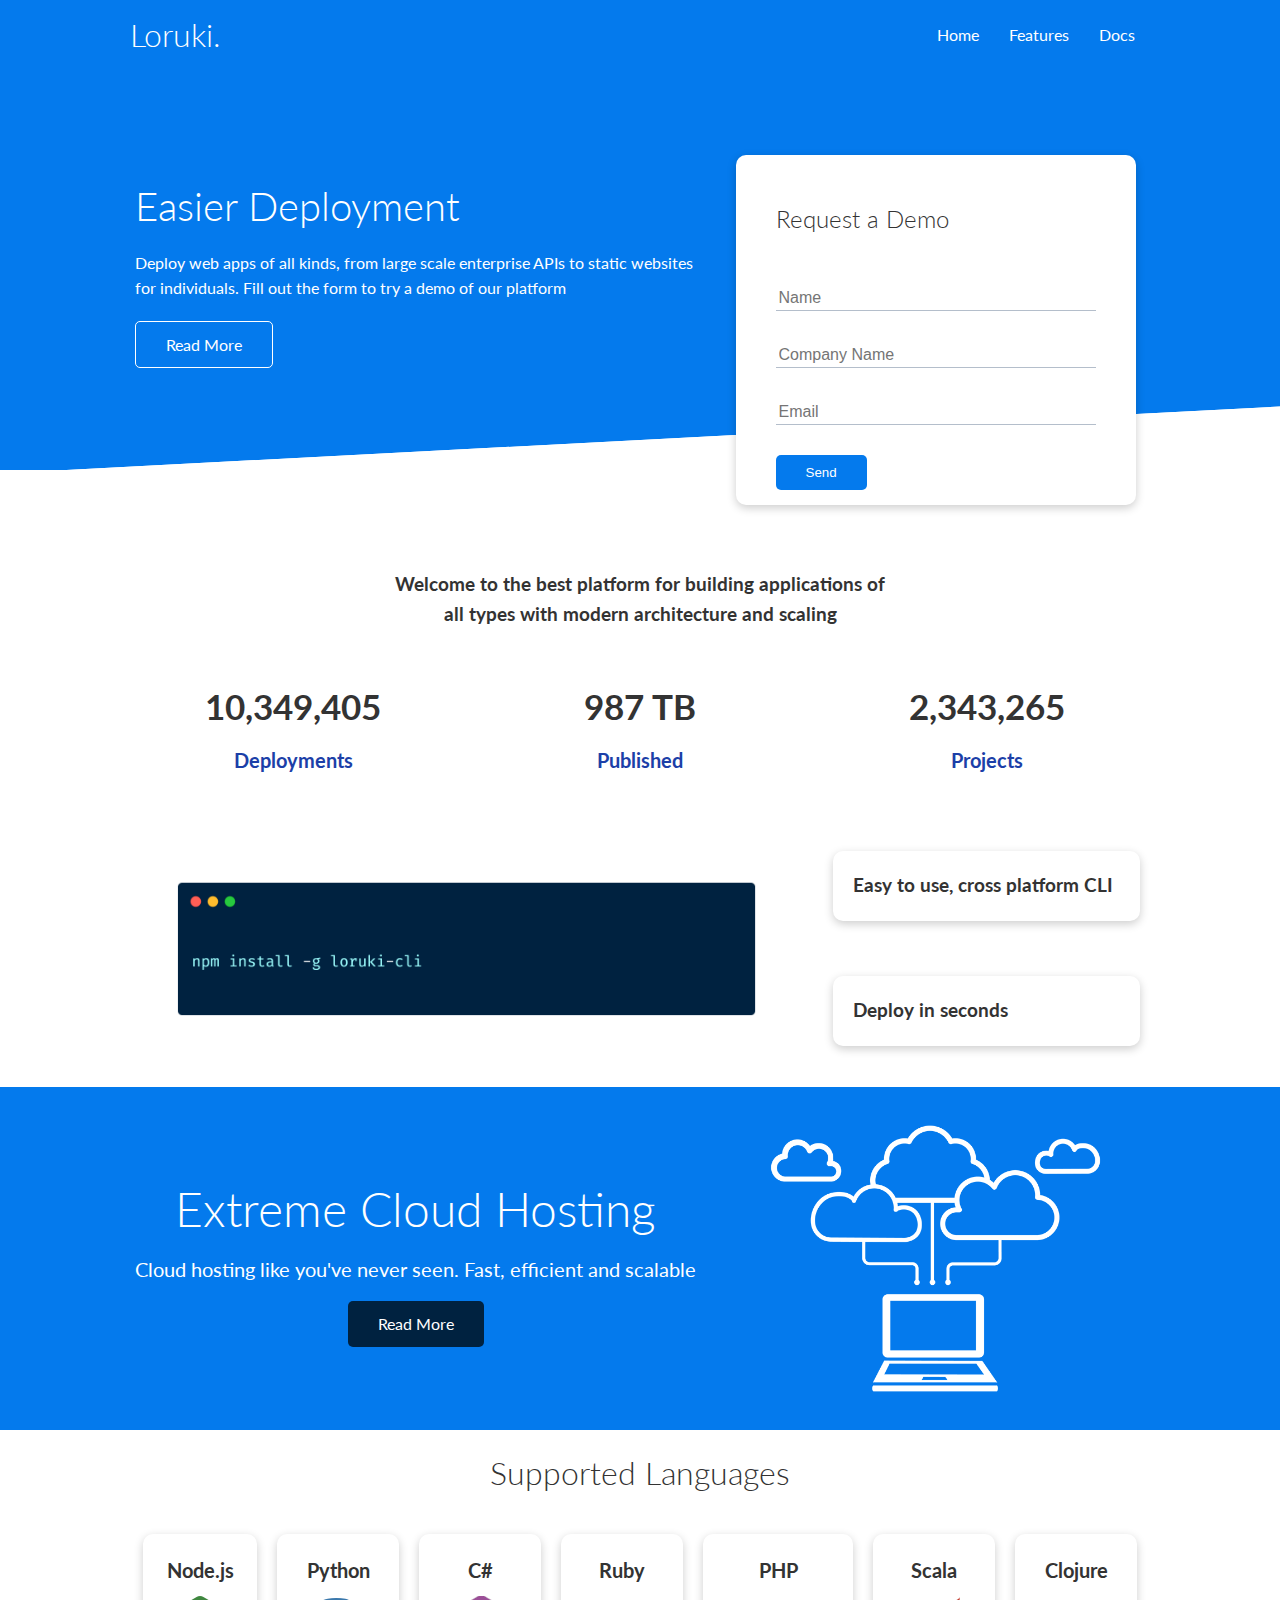
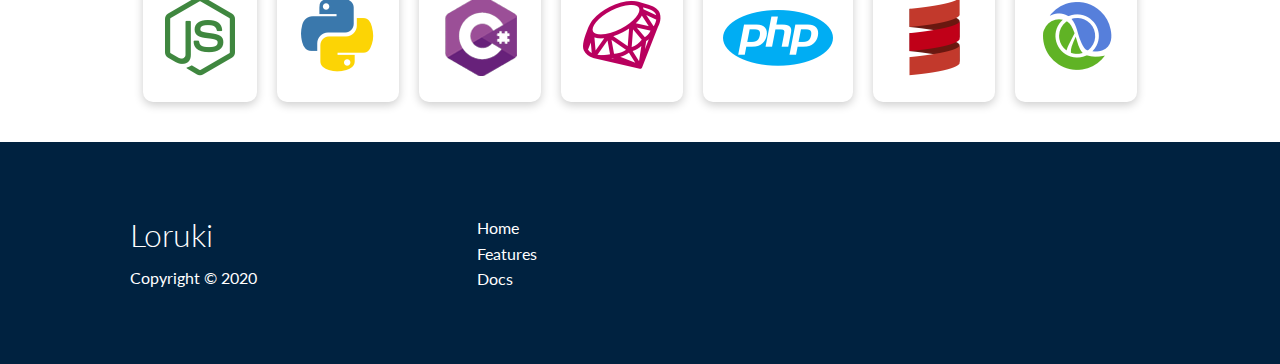
<file: index.html>
<!DOCTYPE html>
<html lang="en">
<head>
    <meta charset="UTF-8">
    <meta name="viewport" content="width=device-width, initial-scale=1.0">
    <link rel="stylesheet" href="https://cdnjs.cloudflare.com/ajax/libs/font-awesome/5.15.1/css/all.min.css" integrity="sha512-+4zCK9k+qNFUR5X+cKL9EIR+ZOhtIloNl9GIKS57V1MyNsYpYcUrUeQc9vNfzsWfV28IaLL3i96P9sdNyeRssA==" crossorigin="anonymous" />
    <link rel="stylesheet" href="css/utilities.css">
    <link rel="stylesheet" href="css/style.css">
    <title>Loruki | Cloud Hosting For Everyone</title>
</head>
<body>
    <!-- Navbar -->
    <div class="navbar">
        <div class="container flex">
            <h1 class="logo">Loruki.</h1>
            <nav>
                <ul>
                    <li><a href="index.html">Home</a></li>
                    <li><a href="features.html">Features</a></li>
                    <li><a href="docs.html">Docs</a></li>
                </ul>
            </nav>
        </div>
    </div>
    
    <!-- Showcase -->
    <section class="showcase">
        <div class="container grid">
            <div class="showcase-text">
                <h1>Easier Deployment</h1>
                <p>Deploy web apps of all kinds, from large scale enterprise APIs to static websites for individuals. Fill out the form to try a demo of our platform</p>
                <a href="features.html" class="btn btn-outline">Read More</a>
            </div>

            <div class="showcase-form card">
                <h2>Request a Demo</h2>
                
                 <form name="contact" method="POST" netlify-honeypot="bot-field" data-netlify="true">
                    <input type="hidden" name="contact" value="contact">
                    <p class="hidden">
                        <label>Don’t fill this out if you're human: <input name="bot-field" /></label>
                      </p>
                      <p>
                    <div class="form-control">
                        <input type="text" name="name" placeholder="Name" required>
                    </div>
                    <div class="form-control">
                        <input type="text" name="company" placeholder="Company Name" required>
                    </div>
                    <div class="form-control">
                        <input type="email" name="email" placeholder="Email" required>
                    </div>
                    <input type="submit" value="Send" class="btn btn-primary">
                </form>
            </div>
        </div>
    </section>

    <!-- Stats -->
    <section class="stats">
        <div class="container">
            <h3 class="stats-heading text-center my-1">
                Welcome to the best platform for building applications of all types with modern architecture and scaling
            </h3>

            <div class="grid grid-3 text-center my-4">
                <div>
                    <i class="fas fa-server fa-3x"></i>
                    <h3>10,349,405</h3>
                    <p class="text-secondary">Deployments</p>
                </div>
                <div>
                    <i class="fas fa-upload fa-3x"></i>
                    <h3>987 TB</h3>
                    <p class="text-secondary">Published</p>
                </div>
                <div>
                    <i class="fas fa-project-diagram fa-3x"></i>
                    <h3>2,343,265</h3>
                    <p class="text-secondary">Projects</p>
                </div>
            </div>
        </div>
    </section>

    <!-- Cli -->
    <section class="cli">
        <div class="container grid">
            <img src="images/cli.png" alt="">
            <div class="card">
                <h3>Easy to use, cross platform CLI</h3>
            </div>
            <div class="card">
                <h3>Deploy in seconds</h3>
            </div>
        </div>
    </section>

    <!-- Cloud -->
    <section class="cloud bg-primary my-2 py-2">
        <div class="container grid">
            <div class="text-center">
                <h2 class="lg">Extreme Cloud Hosting</h2>
                <p class="lead my-1">Cloud hosting like you've never seen. Fast, efficient and scalable</p>
                <a href="features.html" class="btn btn-dark">Read More</a>
            </div>
            <img src="images/cloud.png" alt="">
        </div>
    </section>

    <!-- Languages -->
    <section class="languages">
        <h2 class="md text-center my-2">
            Supported Languages
        </h2>
        <div class="container flex">
            <div class="card">
                <h4>Node.js</h4>
                <img src="images/logos/node.png" alt="">
            </div>
            <div class="card">
                <h4>Python</h4>
                <img src="images/logos/python.png" alt="">
              </div>
              <div class="card">
                <h4>C#</h4>
                <img src="images/logos/csharp.png" alt="">
              </div>
              <div class="card">
                <h4>Ruby</h4>
                <img src="images/logos/ruby.png" alt="">
              </div>
              <div class="card">
                <h4>PHP</h4>
                <img src="images/logos/php.png" alt="">
              </div>
              <div class="card">
                <h4>Scala</h4>
                <img src="images/logos/scala.png" alt="">
              </div>
              <div class="card">
                <h4>Clojure</h4>
                <img src="images/logos/clojure.png" alt="">
              </div>
        </div>
    </section>

    <!-- Footer -->
    <footer class="footer bg-dark py-5">
        <div class="container grid grid-3">
            <div>
                <h1>Loruki
                </h1>
                <p>Copyright &copy; 2020</p>
            </div>
            <nav>
                <ul>
                    <li><a href="index.html">Home</a></li>
                    <li><a href="features.html">Features</a></li>
                    <li><a href="docs.html">Docs</a></li>
                </ul>
            </nav>
            <div class="social">
                <a href="#"><i class="fab fa-github fa-2x"></i></a>
                <a href="#"><i class="fab fa-facebook fa-2x"></i></a>
                <a href="#"><i class="fab fa-instagram fa-2x"></i></a>
                <a href="#"><i class="fab fa-twitter fa-2x"></i></a>
            </div>
        </div>
    </footer>
</body>
</html>
</file>
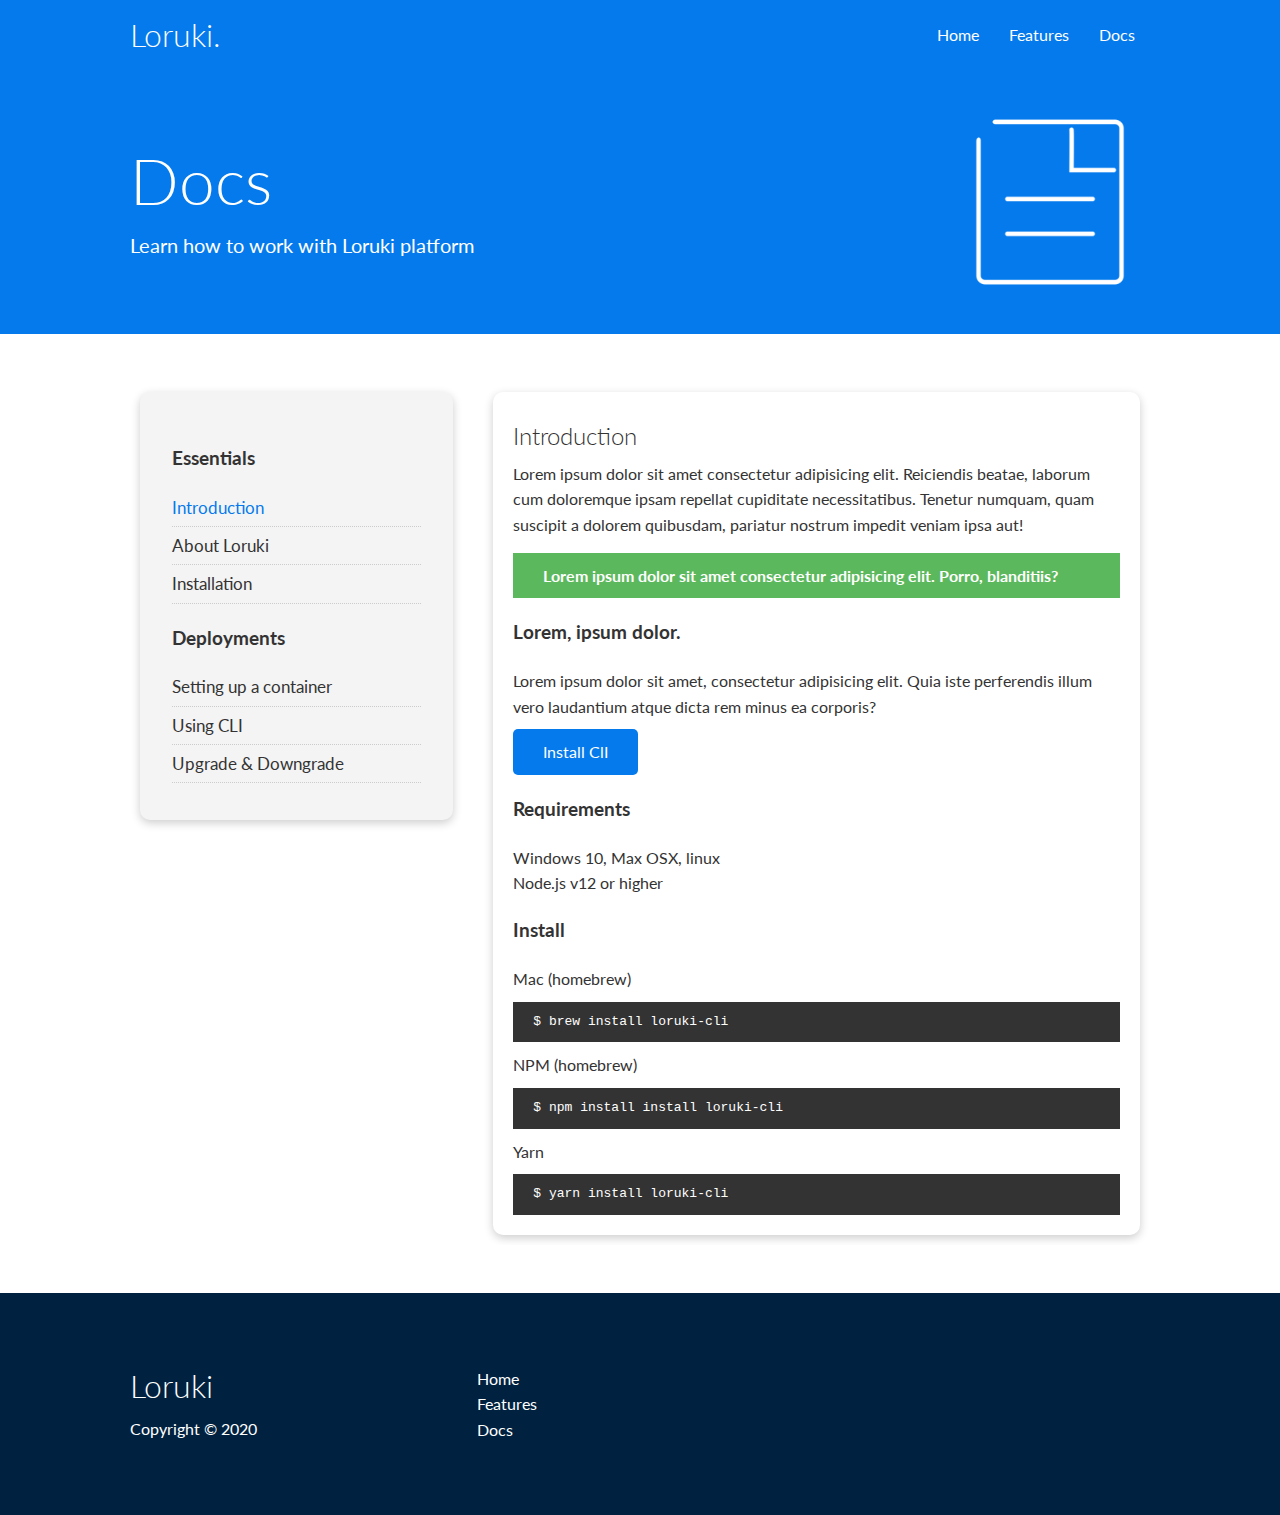
<file: docs.html>
<!DOCTYPE html>
<html lang="en">

<head>
    <meta charset="UTF-8">
    <meta name="viewport" content="width=device-width, initial-scale=1.0">
    <link rel="stylesheet" href="https://cdnjs.cloudflare.com/ajax/libs/font-awesome/5.15.1/css/all.min.css"
        integrity="sha512-+4zCK9k+qNFUR5X+cKL9EIR+ZOhtIloNl9GIKS57V1MyNsYpYcUrUeQc9vNfzsWfV28IaLL3i96P9sdNyeRssA=="
        crossorigin="anonymous" />
    <link rel="stylesheet" href="css/utilities.css">
    <link rel="stylesheet" href="css/style.css">
    <title>Loruki | Cloud Hosting For Everyone</title>
</head>

<body>
    <!-- Navbar -->
    <div class="navbar">
        <div class="container flex">
            <h1 class="logo">Loruki.</h1>
            <nav>
                <ul>
                    <li><a href="index.html">Home</a></li>
                    <li><a href="features.html">Features</a></li>
                    <li><a href="docs.html">Docs</a></li>
                </ul>
            </nav>
        </div>
    </div>

    <!-- Head -->
    <section class="docs-head bg-primary py-3">
        <div class="container grid">
            <div>
                <h1 class="xl">Docs</h1>
                <p class="lead">Learn how to work with Loruki platform</p>
            </div>
            <img src="images/docs.png" alt="server">
        </div>
    </section>

    <!-- Sub Head -->

    <section class="docs-main my-4">
        <div class="container grid">
            <div class="card bg-light p-3">
                <h3 class="my-2">Essentials</h3>
                <nav>
                    <ul>
                        <li><a class = "text-primary" href="#">Introduction</a></li>
                        <li><a href="#">About Loruki</a></li>
                        <li><a href="#">Installation</a></li>

                    </ul>
                </nav>
                <h3 class="my-2">Deployments</h3>
                <nav>
                    <ul>
                        <li><a href="#">Setting up a container</a></li>
                        <li><a href="#">Using CLI</a></li>
                        <li><a href="#">Upgrade & Downgrade</a></li>

                    </ul>
                </nav>
            </div>
            <div class="card">
                <h2>Introduction</h2>
                <p>Lorem ipsum dolor sit amet consectetur adipisicing elit. Reiciendis beatae, laborum cum doloremque
                    ipsam repellat cupiditate necessitatibus. Tenetur numquam, quam suscipit a dolorem quibusdam,
                    pariatur nostrum impedit veniam ipsa aut!</p>

                <div class="alert alert-success">
                    <i class="fas fa-info"></i>Lorem ipsum dolor sit amet consectetur adipisicing elit. Porro, blanditiis?
                </div>

                <h3>Lorem, ipsum dolor.</h3>
                <p>Lorem ipsum dolor sit amet, consectetur adipisicing elit. Quia iste perferendis illum vero laudantium atque dicta rem minus ea corporis?</p>
                <a href="#" class="btn btn-primary">Install ClI</a>
                <h3>Requirements</h3>
                <ul>
                    <li>Windows 10, Max OSX, linux</li>
                    <li>Node.js v12 or higher</li>
                </ul>
                <h3>Install</h3>
                <p>Mac (homebrew)</p>
                <pre><code>$ brew install loruki-cli</code></pre>
                <p>NPM (homebrew)</p>
                <pre><code>$ npm install install loruki-cli</code></pre>
                <p>Yarn</p>
                <pre><code>$ yarn install loruki-cli</code></pre>
                
            </div>
        </div>
    </section>


    <!-- Footer -->
    <footer class="footer bg-dark py-5">
        <div class="container grid grid-3">
            <div>
                <h1>Loruki
                </h1>
                <p>Copyright &copy; 2020</p>
            </div>
            <nav>
                <ul>
                    <li><a href="index.html">Home</a></li>
                    <li><a href="features.html">Features</a></li>
                    <li><a href="docs.html">Docs</a></li>
                </ul>
            </nav>
            <div class="social">
                <a href="#"><i class="fab fa-github fa-2x"></i></a>
                <a href="#"><i class="fab fa-facebook fa-2x"></i></a>
                <a href="#"><i class="fab fa-instagram fa-2x"></i></a>
                <a href="#"><i class="fab fa-twitter fa-2x"></i></a>
            </div>
        </div>
    </footer>
</body>

</html>
</file>
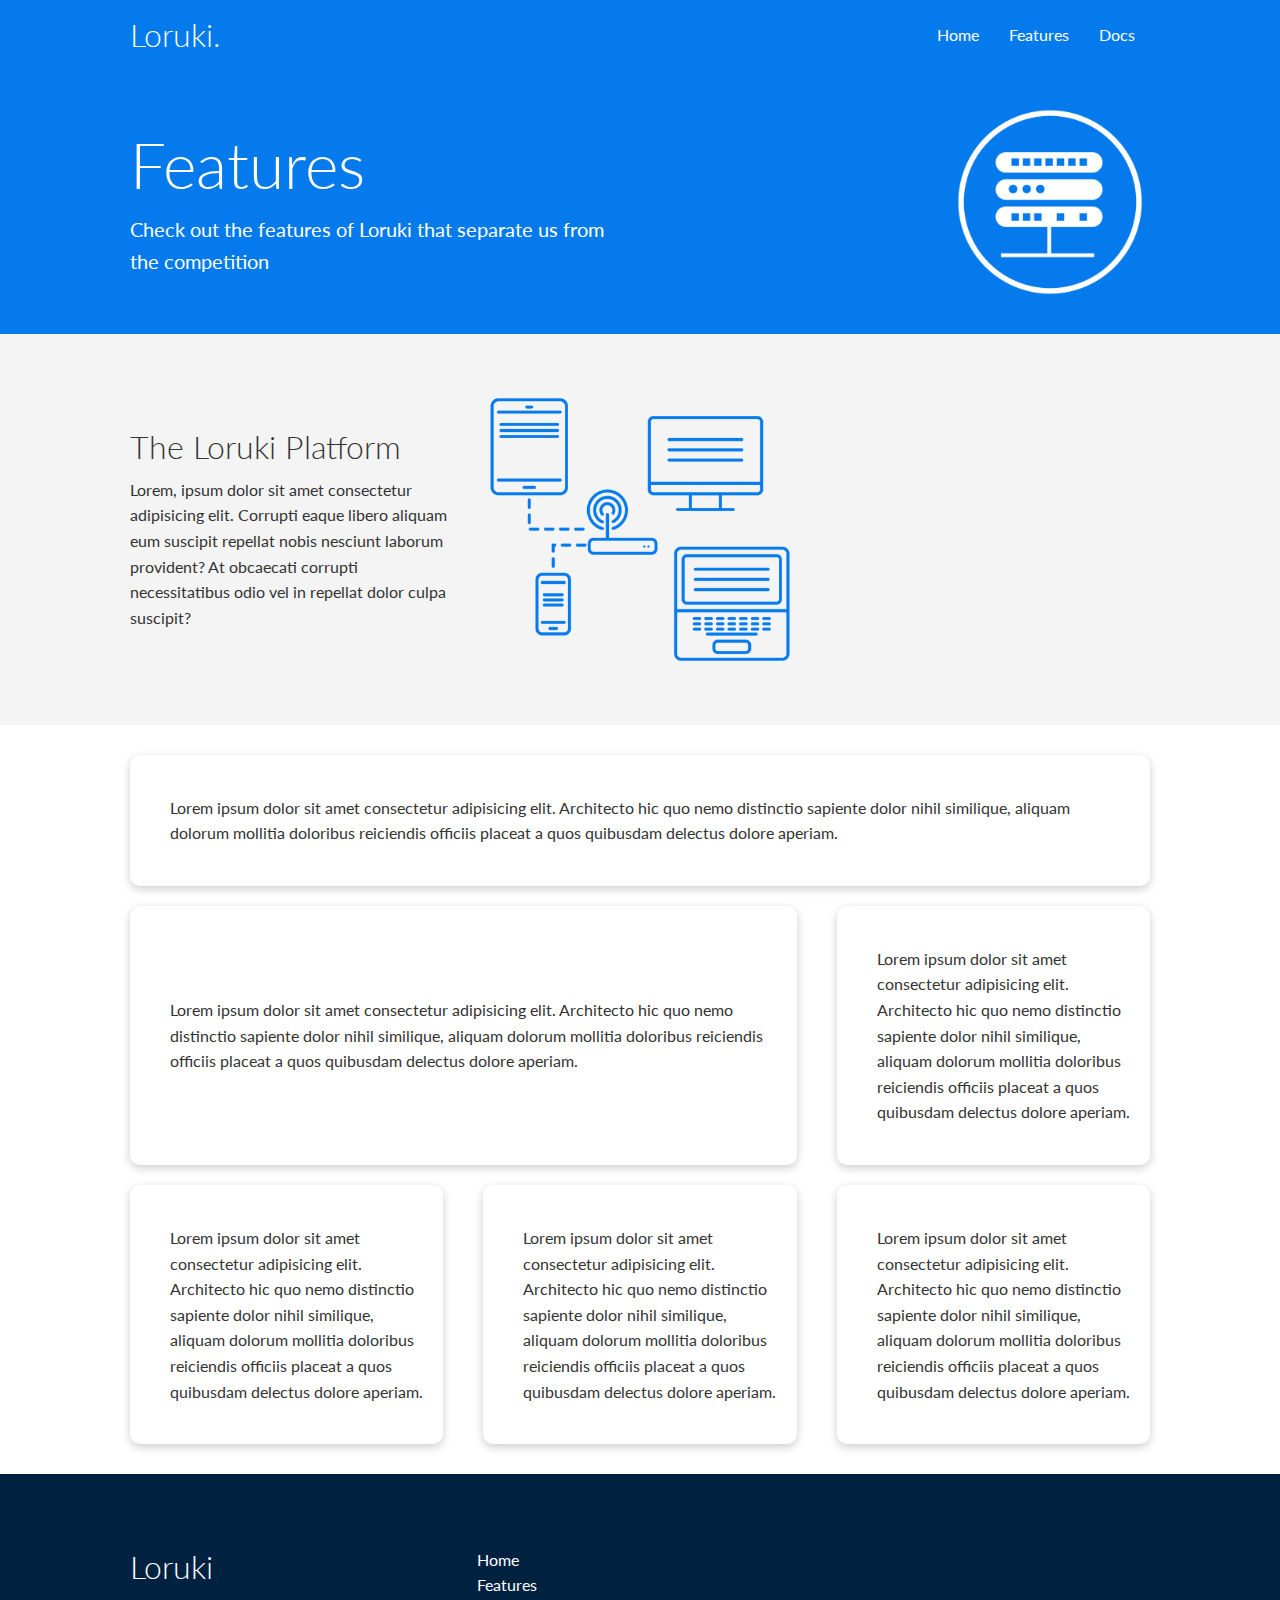
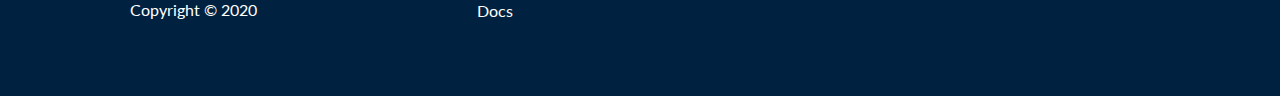
<file: features.html>
<!DOCTYPE html>
<html lang="en">

<head>
    <meta charset="UTF-8">
    <meta name="viewport" content="width=device-width, initial-scale=1.0">
    <link rel="stylesheet" href="https://cdnjs.cloudflare.com/ajax/libs/font-awesome/5.15.1/css/all.min.css"
        integrity="sha512-+4zCK9k+qNFUR5X+cKL9EIR+ZOhtIloNl9GIKS57V1MyNsYpYcUrUeQc9vNfzsWfV28IaLL3i96P9sdNyeRssA=="
        crossorigin="anonymous" />
    <link rel="stylesheet" href="css/utilities.css">
    <link rel="stylesheet" href="css/style.css">
    <title>Loruki | Cloud Hosting For Everyone</title>
</head>

<body>
    <!-- Navbar -->
    <div class="navbar">
        <div class="container flex">
            <h1 class="logo">Loruki.</h1>
            <nav>
                <ul>
                    <li><a href="index.html">Home</a></li>
                    <li><a href="features.html">Features</a></li>
                    <li><a href="docs.html">Docs</a></li>
                </ul>
            </nav>
        </div>
    </div>

    <!-- Head -->
    <section class="features-head bg-primary py-3">
        <div class="container grid">
            <div>
                <h1 class="xl">Features</h1>
                <p class="lead">Check out the features of Loruki that separate us from the competition</p>
            </div>
            <img src="images/server.png" alt="server">
        </div>
    </section>

    <!-- Sub Head -->
    <section class="features-sub-head bg-light py-3">
        <div class="container grid grid-3">
            <div>
                <h1 class="md">The Loruki Platform</h1>
                <p>Lorem, ipsum dolor sit amet consectetur adipisicing elit. Corrupti eaque libero aliquam
                    eum
                    suscipit repellat nobis nesciunt laborum provident? At obcaecati corrupti necessitatibus odio vel in
                    repellat dolor culpa suscipit?</p>
            </div>
            <img src="images/server2.png" alt="network">
        </div>
    </section>

    <!-- Features - Grid -->
    <section class="features-main">
        <div class="container grid grid-3">
            <div class="card flex">
                <i class="fas fa-server fa-3x"></i>
                <p>Lorem ipsum dolor sit amet consectetur adipisicing elit. Architecto hic quo nemo distinctio sapiente
                    dolor nihil similique, aliquam dolorum mollitia doloribus reiciendis officiis placeat a quos
                    quibusdam delectus dolore aperiam.</p>
            </div>
            <div class="card flex">
                <i class="fas fa-server fa-3x"></i>
                <p>Lorem ipsum dolor sit amet consectetur adipisicing elit. Architecto hic quo nemo distinctio sapiente
                    dolor nihil similique, aliquam dolorum mollitia doloribus reiciendis officiis placeat a quos
                    quibusdam delectus dolore aperiam.</p>
            </div>
            <div class="card flex">
                <i class="fas fa-server fa-3x"></i>
                <p>Lorem ipsum dolor sit amet consectetur adipisicing elit. Architecto hic quo nemo distinctio sapiente
                    dolor nihil similique, aliquam dolorum mollitia doloribus reiciendis officiis placeat a quos
                    quibusdam delectus dolore aperiam.</p>
            </div>
            <div class="card flex">
                <i class="fas fa-server fa-3x"></i>
                <p>Lorem ipsum dolor sit amet consectetur adipisicing elit. Architecto hic quo nemo distinctio sapiente
                    dolor nihil similique, aliquam dolorum mollitia doloribus reiciendis officiis placeat a quos
                    quibusdam delectus dolore aperiam.</p>
            </div>
            <div class="card flex">
                <i class="fas fa-server fa-3x"></i>
                <p>Lorem ipsum dolor sit amet consectetur adipisicing elit. Architecto hic quo nemo distinctio sapiente
                    dolor nihil similique, aliquam dolorum mollitia doloribus reiciendis officiis placeat a quos
                    quibusdam delectus dolore aperiam.</p>
            </div>
            <div class="card flex">
                <i class="fas fa-server fa-3x"></i>
                <p>Lorem ipsum dolor sit amet consectetur adipisicing elit. Architecto hic quo nemo distinctio sapiente
                    dolor nihil similique, aliquam dolorum mollitia doloribus reiciendis officiis placeat a quos
                    quibusdam delectus dolore aperiam.</p>
            </div>
        </div>
    </section>



    <!-- Footer -->
    <footer class="footer bg-dark py-5">
        <div class="container grid grid-3">
            <div>
                <h1>Loruki
                </h1>
                <p>Copyright &copy; 2020</p>
            </div>
            <nav>
                <ul>
                    <li><a href="index.html">Home</a></li>
                    <li><a href="features.html">Features</a></li>
                    <li><a href="docs.html">Docs</a></li>
                </ul>
            </nav>
            <div class="social">
                <a href="#"><i class="fab fa-github fa-2x"></i></a>
                <a href="#"><i class="fab fa-facebook fa-2x"></i></a>
                <a href="#"><i class="fab fa-instagram fa-2x"></i></a>
                <a href="#"><i class="fab fa-twitter fa-2x"></i></a>
            </div>
        </div>
    </footer>
</body>

</html>
</file>
<file: css/utilities.css>
.container {
    max-width: 1100px;
    margin: 0 auto;
    overflow: auto;
    padding: 0 40px;
  }
  
  .card {
    background-color: #fff;
    color: #333;
    border-radius: 10px;
    box-shadow: 0 3px 10px rgba(0, 0, 0, 0.2);
    padding: 20px;
    margin: 10px;
  }
  
  .btn {
    display: inline-block;
    padding: 10px 30px;
    cursor: pointer;
    background: var(--primary-color);
    color: #fff;
    border: none;
    border-radius: 5px;
  }
  
  .btn-outline {
    background-color: transparent;
    border: 1px #fff solid;
  }
  
  .btn:hover {
    transform: scale(0.98);
  }
  
  /* Backgrounds & colored buttons */
  .bg-primary,
  .btn-primary {
    background-color: var(--primary-color);
    color: #fff;
  }
  
  .bg-secondary,
  .btn-secondary {
    background-color: var(--secondary-color);
    color: #fff;
  }
  
  .bg-dark,
  .btn-dark {
    background-color: var(--dark-color);
    color: #fff;
  }
  
  .bg-light,
  .btn-light {
    background-color: var(--light-color);
    color: #333;
  }
  
  .bg-primary a,
  .btn-primary a,
  .bg-secondary a,
  .btn-secondary a,
  .bg-dark a,
  .btn-dark a {
    color: #fff;
  }
  
  /* Text colors */
  .text-primary {
    color: var(--primary-color);
  }
  
  .text-secondary {
    color: var(--secondary-color);
  }
  
  .text-dark {
    color: var(--dark-color);
  }
  
  .text-light {
    color: var(--light-color);
  }
  
  /* Text sizes */
  .lead {
    font-size: 20px;
  }
  
  .sm {
    font-size: 1rem;
  }
  
  .md {
    font-size: 2rem;
  }
  
  .lg {
    font-size: 3rem;
  }
  
  .xl {
    font-size: 4rem;
  }
  
  .text-center {
    text-align: center;
  }
  .alert{
      background-color: var(--light-color);
      padding: 10px 20px;
      font-weight: bold;
      margin:15px 0;
  }
  .alert i{
    margin-right: 10px;
  }
  .alert-success{
      background-color: var(--success-color);
      color:#fff;
  }
  .alert-error{
      background-color: var(--error-color);
  }
  
  /* Alert */
  
  
  
  
  .flex {
    display: flex;
    justify-content: center;
    align-items: center;
    height: 100%;
  }
  
  .grid {
    display: grid;
    grid-template-columns: repeat(2, 1fr);
    gap: 20px;
    justify-content: center;
    align-items: center;
    height: 100%;
  }
  
  .grid-3 {
    grid-template-columns: repeat(3, 1fr);
  }
  
  /* Margin */
  .my-1 {
    margin: 1rem 0;
  }
  
  .my-2 {
    margin: 1.5rem 0;
  }
  
  .my-3 {
    margin: 2rem 0;
  }
  
  .my-4 {
    margin: 3rem 0;
  }
  
  .my-5 {
    margin: 4rem 0;
  }
  
  .m-1 {
    margin: 1rem;
  }
  
  .m-2 {
    margin: 1.5rem;
  }
  
  .m-3 {
    margin: 2rem;
  }
  
  .m-4 {
    margin: 3rem;
  }
  
  .m-5 {
    margin: 4rem;
  }
  
  /* Padding */
  .py-1 {
    padding: 1rem 0;
  }
  
  .py-2 {
    padding: 1.5rem 0;
  }
  
  .py-3 {
    padding: 2rem 0;
  }
  
  .py-4 {
    padding: 3rem 0;
  }
  
  .py-5 {
    padding: 4rem 0;
  }
  
  .p-1 {
    padding: 1rem;
  }
  
  .p-2 {
    padding: 1.5rem;
  }
  
  .p-3 {
    padding: 2rem;
  }
  
  .p-4 {
    padding: 3rem;
  }
  
  .p-5 {
    padding: 4rem;
  }
</file>
<file: css/style.css>
@import url('https://fonts.googleapis.com/css2?family=Lato:wght@300&display=swap');

:root {
    --primary-color: #047aed;
    --secondary-color: #1c3fa8;
    --dark-color: #002240;
    --light-color: #f4f4f4;
    --success-color: #5cb85c;
    --error-color: #d9534f;
}

* {
    box-sizing: border-box;
    padding: 0;
    margin: 0;
}

body {
    font-family: 'Lato', sans-serif;
    color: #333;
    line-height: 1.6;
}

ul {
    list-style-type: none;
}

a {
    text-decoration: none;
    color: #333;
}

h1,
h2 {
    font-weight: 300;
    line-height: 1.2;
    margin: 10px 0;
}

p {
    margin: 10px 0;
}

img {
    width: 100%;
}

code,
pre {
    background-color: #333;
    color: #fff;
    padding: 10px;
}

.hidden {
    visibility: hidden;
    height: 0;
}

/* Navbar */
.navbar {
    background-color: var(--primary-color);
    color: #fff;
    height: 70px;
}

.navbar ul {
    display: flex;
}

.navbar a {
    color: #fff;
    padding: 10px;
    margin: 0 5px;
}

.navbar a:hover {
    border-bottom: 2px #fff solid;
}

.navbar .flex {
    justify-content: space-between;
}

/* Showcase */
.showcase {
    height: 400px;
    background-color: var(--primary-color);
    color: #fff;
    position: relative;
}

.showcase h1 {
    font-size: 40px;
}

.showcase p {
    margin: 20px 0;
}

.showcase .grid {
    overflow: visible;
    grid-template-columns: 55% auto;
    gap: 30px;
}

.showcase-text {
    animation: slideInFromLeft 1.5s ease-in;
}


.showcase-form {
    position: relative;
    top: 60px;
    height: 350px;
    width: 400px;
    padding: 40px;
    z-index: 100;
    justify-self: flex-end;
    animation: slideInFromRight 1.5s ease-in;
}

.showcase-form .form-control {
    margin: 30px 0;
}

.showcase-form input[type='text'],
.showcase-form input[type='email'] {
    border: 0;
    border-bottom: 1px solid #b4becb;
    width: 100%;
    padding: 3px;
    font-size: 16px;
}

.showcase-form input:focus {
    outline: none;
}

.showcase::before,
.showcase::after {
    content: '';
    position: absolute;
    height: 100px;
    bottom: -70px;
    right: 0;
    left: 0;
    background: #fff;
    transform: skewY(-3deg);
    -webkit-transform: skewY(-3deg);
    -moz-transform: skewY(-3deg);
    -ms-transform: skewY(-3deg);
}

/* Stats */
.stats {
    padding-top: 100px;
    animation: slideInFromBottom 1.5s ease-in;
}

.stats-heading {
    max-width: 500px;
    margin: auto;
}

.stats .grid h3 {
    font-size: 35px;
}

.stats .grid p {
    font-size: 20px;
    font-weight: bold;
}

/* Cli */
.cli .grid {
    grid-template-columns: repeat(3, 1fr);
    grid-template-rows: repeat(2, 1fr);
}

.cli .grid>*:first-child {
    grid-column: 1 / span 2;
    grid-row: 1 / span 2;
}

/* Cloud */
.cloud .grid {
    grid-template-columns: 4fr 3fr;
}

/* Languages */

.languages .flex {
    flex-wrap: wrap;
}

.languages .card {
    text-align: center;
    margin: 18px 10px 40px;
    transition: transform 0.2s ease-in;
}

.languages .card h4 {
    font-size: 20px;
    margin-bottom: 10px;
}

.languages .card:hover {
    transform: translateY(-15px);
}

/* Features */
.features-head img {
    width: 200px;
    justify-self: flex-end;
}

.features-subhead img {
    width: 300px;
    justify-self: flex-end;
}

.features-main .card>i {
    margin-right: 20px;
}

.features-main .grid {
    padding: 30px;
}

.features-main .grid>*:first-child {
    grid-column: 1 / span 3;
}

.features-main .grid>*:nth-child(2) {
    grid-column: 1 / span 2;
}


/* Docs */
.docs-head img {
    width: 200px;
    justify-self: flex-end;
}

.docs-main h3 {
    margin: 20px 0;
}

.docs-main .grid {
    grid-template-columns: 1fr 2fr;
    align-items: flex-start;
}

.docs-main nav li {
    font-size: 17px;
    padding-bottom: 5px;
    margin-bottom: 5px;
    border-bottom: 1px #ccc dotted;
}

.docs-main nav li:hover {
    font-weight: bold;
}

/* Footer */
.footer .social a {
    margin: 0 10px;
}
/*Animations*/
@keyframes slideInFromLeft{
    0%{
        transform: translateX(-100%);
    }
    100%{
        transform:translateX(0);
    }
}
@keyframes slideInFromRight{
    0%{
        transform: translateX(100%);
    }
    100%{
        transform:translateX(0);
    }
}
@keyframes slideInFromTop{
    0%{
        transform: translateY(-100%);
    }
    100%{
        transform:translateX(0);
    }
}
@keyframes slideInFromBottom{
    0%{
        transform: translateY(100%);
    }
    100%{
        transform:translateX(0);
    }
}




/*Tablets and under*/
@media(max-width:768px) {

    .grid,
    .showcase .grid,
    .stats .grid,
    .cli .grid,
    .cloud .grid,
    .features-main .grid,
    .docs-main .grid{
        grid-template-columns: 1fr;
        grid-template-rows: 1fr;
    }

    .showcase {
        height: auto;
    }

    .showcase-text {
        text-align: center;
        margin-top: 40px;
        animation: slideInFromTop 1.5s ease-in;
    }

    .showcase-form {
        justify-self: center;
        margin: auto;
        animation: slideInFromBottom 1.5s ease-in;;
    }

    .features-main .grid>*:first-child {
        grid-column: 1;
        grid-row: 1;
    }

    .cli .grid>*:first-child {
        grid-column: 1;
        grid-row: 1;
    }
    .features-head img, .features-subhead img,
    .docs-head img{
        text-align: center;
        justify-self: center;
    }
    .features-main .grid > *:first-child,
    .features-main .grid > *:nth-child(2){
        grid-column: 1;
    }




}

/*Mobile*/

/* Mobile */
@media (max-width: 500px) {
    .navbar {
        height: 110px;
    }

    .navbar .flex {
        flex-direction: column;
    }

    .navbar ul {
        padding: 10px;
        background-color: rgba(0, 0, 0, 0.1);
    }

    .showcase-form {
        width: 300px;
    }
}
</file>
